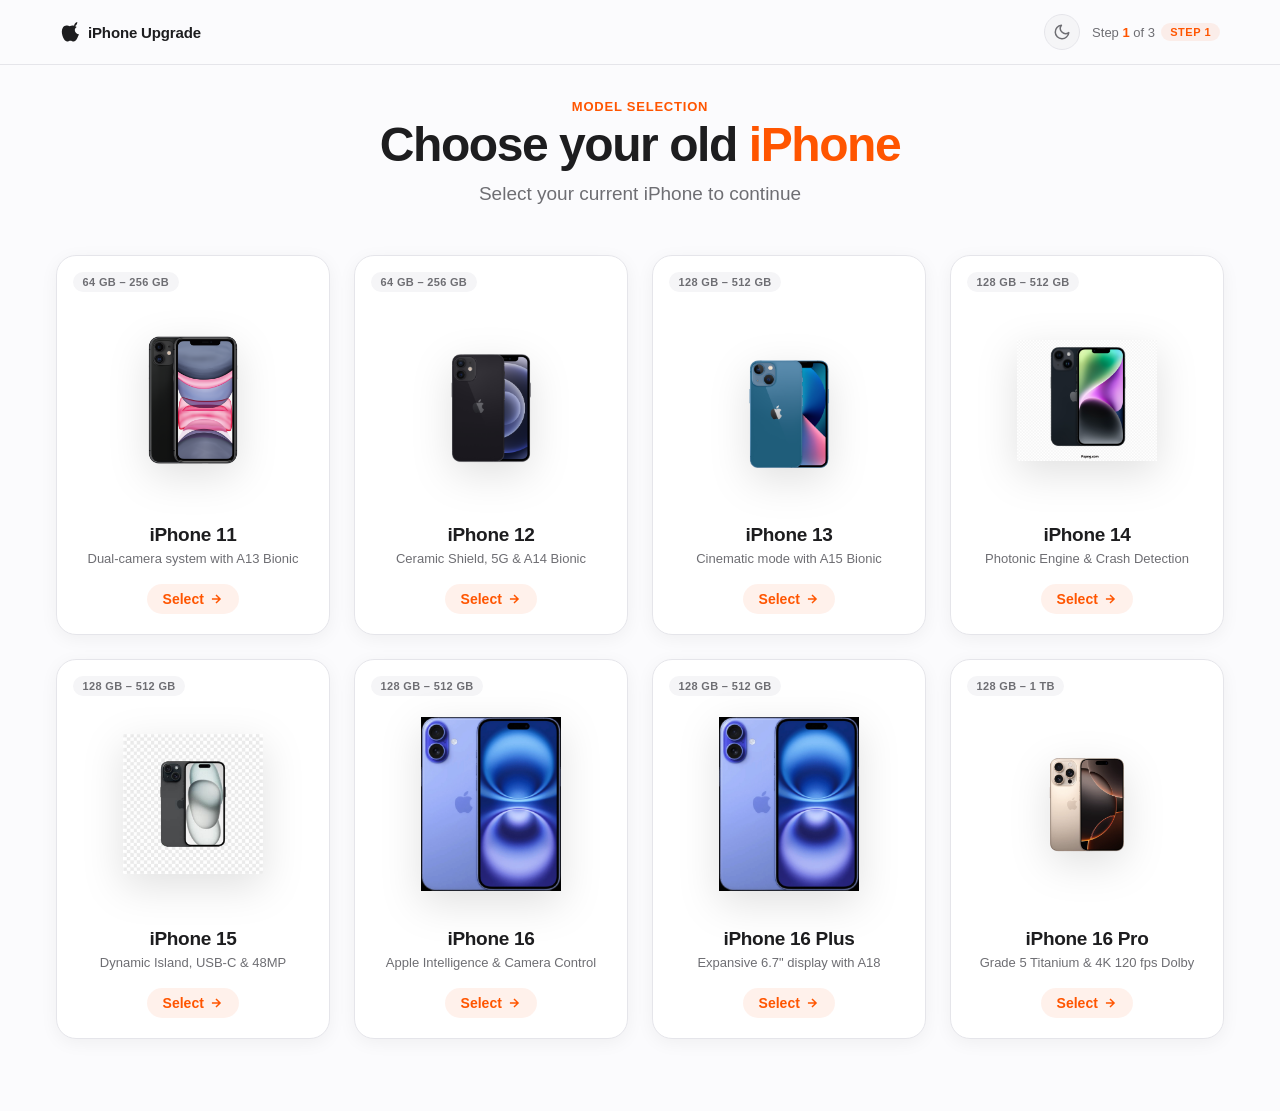
<file: index.html>
<!DOCTYPE html>
<html lang="en">
<head>
  <meta charset="UTF-8">
  <meta name="viewport" content="width=device-width, initial-scale=1.0">
  <meta name="description" content="Select your current iPhone to upgrade to the next-generation iPhone 17 Pro Max.">
  <title>Choose your old iPhone | iPhone Upgrade Program</title>
  <link rel="stylesheet" href="css/style.css">
  <script>
    // Prevent FOUC: apply theme before first paint
    (function(){try{var t=localStorage.getItem('theme_preference');if(t==='dark'||t==='light'){document.documentElement.setAttribute('data-theme',t)}else if(window.matchMedia&&window.matchMedia('(prefers-color-scheme: dark)').matches){document.documentElement.setAttribute('data-theme','dark')}}catch(e){}})();
  </script>
</head>
<body data-page="catalog">

  <!-- Sticky Header -->
  <header class="site-header" role="banner">
    <div class="header-inner">
      <a href="index.html" class="brand-badge" aria-label="iPhone Upgrade Home">
        <svg class="brand-logo-icon" viewBox="0 0 170 170" aria-hidden="true">
          <path d="M150.37 130.25c-2.45 5.66-5.35 10.87-8.71 15.66-4.58 6.53-8.33 11.05-11.22 13.56-4.48 4.12-9.28 6.23-14.42 6.35-3.69 0-8.14-1.05-13.32-3.18-5.19-2.12-9.97-3.17-14.34-3.17-4.58 0-9.49 1.05-14.75 3.17-5.26 2.13-9.5 3.24-12.74 3.35-4.35.13-9.16-1.9-14.42-6.08-3.69-3.04-7.67-7.81-11.96-14.34-6.04-9.05-10.74-19.46-14.1-31.23-3.36-11.78-5.04-23.01-5.04-33.7 0-14.51 3.59-26.68 10.78-36.5 7.18-9.83 16.32-14.88 27.42-15.17 4.8 0 10.37 1.29 16.71 3.86 6.34 2.58 10.34 3.97 12 4.19 2.12-.43 6.36-1.89 12.74-4.38 6.38-2.49 11.91-3.67 16.59-3.56 12.39.65 22.4 5.34 30.05 14.07-10.88 6.64-16.1 15.79-15.66 27.45.44 9.14 4.09 16.88 10.95 23.23 6.86 6.34 14.83 10.02 23.91 11.04-2.29 6.74-5.25 13.71-8.9 20.91zM119.22 33.15c0-7.39 2.65-14.28 7.95-20.67 5.3-6.4 11.77-10.56 19.41-12.48.22 1.52.33 3.04.33 4.56 0 7.39-2.76 14.47-8.28 21.23-5.52 6.76-12.06 10.63-19.62 11.62-.07-1.41-.1-2.83-.1-4.26z" />
        </svg>
        <span>iPhone Upgrade</span>
      </a>
      <div class="header-right">
        <button type="button" class="theme-toggle" id="theme-toggle" aria-label="Toggle dark mode" title="Toggle theme">
          <svg class="icon-moon" viewBox="0 0 24 24" fill="none" stroke="currentColor" stroke-width="2" stroke-linecap="round" stroke-linejoin="round" aria-hidden="true">
            <path d="M21 12.79A9 9 0 1 1 11.21 3 7 7 0 0 0 21 12.79z"/>
          </svg>
          <svg class="icon-sun" viewBox="0 0 24 24" fill="none" stroke="currentColor" stroke-width="2" stroke-linecap="round" stroke-linejoin="round" aria-hidden="true">
            <circle cx="12" cy="12" r="5"/>
            <line x1="12" y1="1" x2="12" y2="3"/><line x1="12" y1="21" x2="12" y2="23"/>
            <line x1="4.22" y1="4.22" x2="5.64" y2="5.64"/><line x1="18.36" y1="18.36" x2="19.78" y2="19.78"/>
            <line x1="1" y1="12" x2="3" y2="12"/><line x1="21" y1="12" x2="23" y2="12"/>
            <line x1="4.22" y1="19.78" x2="5.64" y2="18.36"/><line x1="18.36" y1="5.64" x2="19.78" y2="4.22"/>
          </svg>
        </button>
        <div class="step-indicator" aria-label="Step 1 of 3">
          <span>Step <strong>1</strong> of 3</span>
          <span class="brand-badge-pill">Step 1</span>
        </div>
      </div>
    </div>
  </header>

  <!-- Main Content -->
  <main class="main-container" id="main-content">
    
    <!-- Hero Heading Group -->
    <section class="hero-heading-group">
      <span class="hero-eyebrow">Model Selection</span>
      <h1 class="hero-title">Choose your old <span class="highlight-orange">iPhone</span></h1>
      <p class="hero-subtitle">Select your current iPhone to continue</p>
    </section>

    <!-- Product Grid: 8 Classic Models -->
    <section class="catalog-grid" id="catalog-grid" aria-label="Older iPhone Models Catalog">
      <!-- Populated dynamically by app.js with accessible card fallbacks -->
      <noscript>
        <p style="text-align: center; padding: 2rem;">JavaScript is required to browse and configure iPhone models.</p>
      </noscript>
    </section>

  </main>

  <script type="module" src="js/app.js"></script>
</body>
</html>
</file>
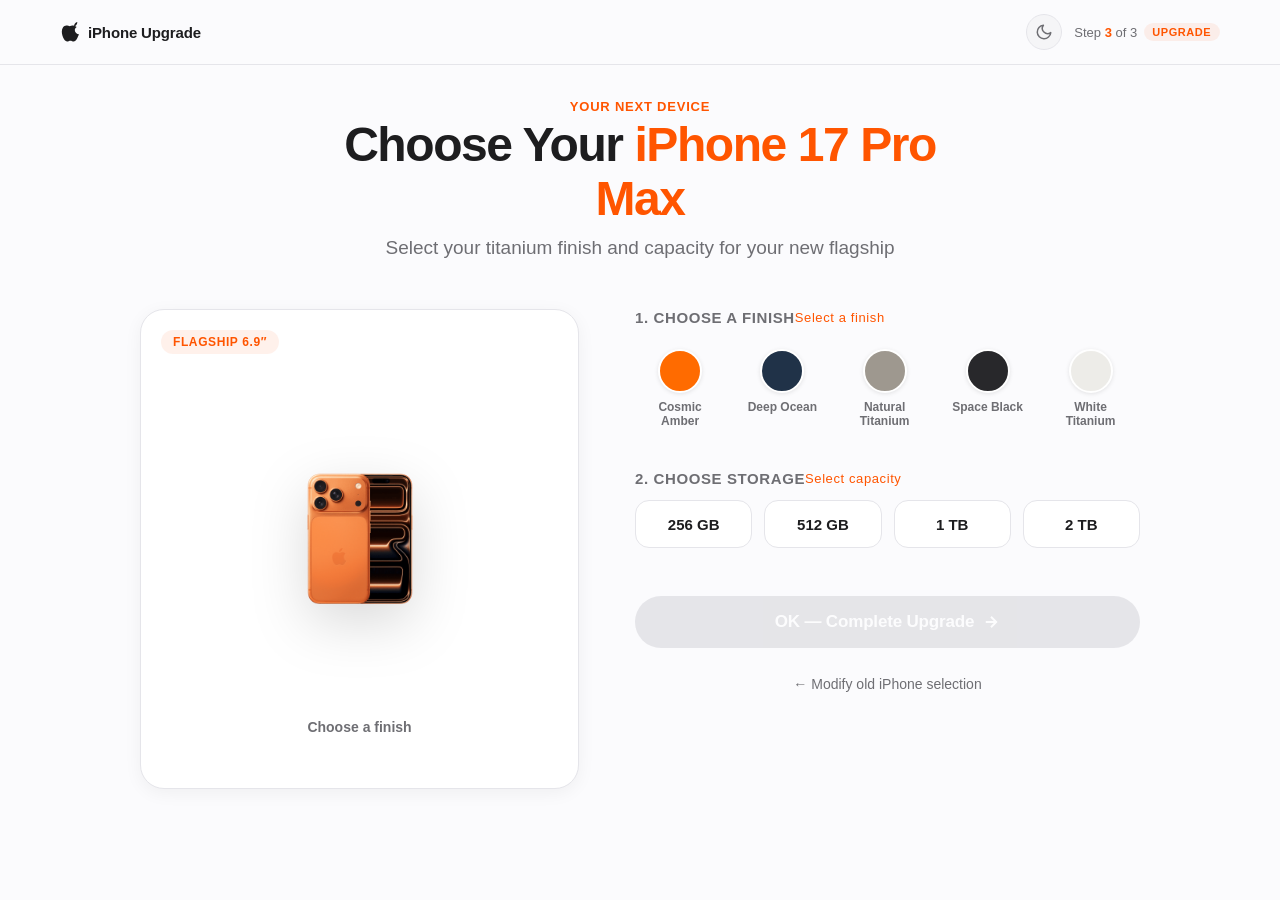
<file: new-iphone.html>
<!DOCTYPE html>
<html lang="en">
<head>
  <meta charset="UTF-8">
  <meta name="viewport" content="width=device-width, initial-scale=1.0">
  <meta name="description" content="Configure your new iPhone 17 Pro Max titanium finish and storage capacity.">
  <title>Choose Your iPhone 17 Pro Max | iPhone Upgrade Program</title>
  <link rel="stylesheet" href="css/style.css">
  <script>
    (function(){try{var t=localStorage.getItem('theme_preference');if(t==='dark'||t==='light'){document.documentElement.setAttribute('data-theme',t)}else if(window.matchMedia&&window.matchMedia('(prefers-color-scheme: dark)').matches){document.documentElement.setAttribute('data-theme','dark')}}catch(e){}})();
  </script>
</head>
<body data-page="new-config">

  <!-- Sticky Header -->
  <header class="site-header" role="banner">
    <div class="header-inner">
      <a href="index.html" class="brand-badge" aria-label="iPhone Upgrade Home">
        <svg class="brand-logo-icon" viewBox="0 0 170 170" aria-hidden="true">
          <path d="M150.37 130.25c-2.45 5.66-5.35 10.87-8.71 15.66-4.58 6.53-8.33 11.05-11.22 13.56-4.48 4.12-9.28 6.23-14.42 6.35-3.69 0-8.14-1.05-13.32-3.18-5.19-2.12-9.97-3.17-14.34-3.17-4.58 0-9.49 1.05-14.75 3.17-5.26 2.13-9.5 3.24-12.74 3.35-4.35.13-9.16-1.9-14.42-6.08-3.69-3.04-7.67-7.81-11.96-14.34-6.04-9.05-10.74-19.46-14.1-31.23-3.36-11.78-5.04-23.01-5.04-33.7 0-14.51 3.59-26.68 10.78-36.5 7.18-9.83 16.32-14.88 27.42-15.17 4.8 0 10.37 1.29 16.71 3.86 6.34 2.58 10.34 3.97 12 4.19 2.12-.43 6.36-1.89 12.74-4.38 6.38-2.49 11.91-3.67 16.59-3.56 12.39.65 22.4 5.34 30.05 14.07-10.88 6.64-16.1 15.79-15.66 27.45.44 9.14 4.09 16.88 10.95 23.23 6.86 6.34 14.83 10.02 23.91 11.04-2.29 6.74-5.25 13.71-8.9 20.91zM119.22 33.15c0-7.39 2.65-14.28 7.95-20.67 5.3-6.4 11.77-10.56 19.41-12.48.22 1.52.33 3.04.33 4.56 0 7.39-2.76 14.47-8.28 21.23-5.52 6.76-12.06 10.63-19.62 11.62-.07-1.41-.1-2.83-.1-4.26z" />
        </svg>
        <span>iPhone Upgrade</span>
      </a>
      <div class="header-right">
        <button type="button" class="theme-toggle" id="theme-toggle" aria-label="Toggle dark mode" title="Toggle theme">
          <svg class="icon-moon" viewBox="0 0 24 24" fill="none" stroke="currentColor" stroke-width="2" stroke-linecap="round" stroke-linejoin="round" aria-hidden="true">
            <path d="M21 12.79A9 9 0 1 1 11.21 3 7 7 0 0 0 21 12.79z"/>
          </svg>
          <svg class="icon-sun" viewBox="0 0 24 24" fill="none" stroke="currentColor" stroke-width="2" stroke-linecap="round" stroke-linejoin="round" aria-hidden="true">
            <circle cx="12" cy="12" r="5"/>
            <line x1="12" y1="1" x2="12" y2="3"/><line x1="12" y1="21" x2="12" y2="23"/>
            <line x1="4.22" y1="4.22" x2="5.64" y2="5.64"/><line x1="18.36" y1="18.36" x2="19.78" y2="19.78"/>
            <line x1="1" y1="12" x2="3" y2="12"/><line x1="21" y1="12" x2="23" y2="12"/>
            <line x1="4.22" y1="19.78" x2="5.64" y2="18.36"/><line x1="18.36" y1="5.64" x2="19.78" y2="4.22"/>
          </svg>
        </button>
        <div class="step-indicator" aria-label="Step 3 of 3">
          <span>Step <strong>3</strong> of 3</span>
          <span class="brand-badge-pill">Upgrade</span>
        </div>
      </div>
    </div>
  </header>

  <!-- Main Content -->
  <main class="main-container" id="main-content">
    
    <section class="hero-heading-group">
      <span class="hero-eyebrow">Your Next Device</span>
      <h1 class="hero-title">Choose Your <span class="highlight-orange">iPhone 17 Pro Max</span></h1>
      <p class="hero-subtitle">Select your titanium finish and capacity for your new flagship</p>
    </section>

    <!-- Two-Column Configurator Layout -->
    <div class="config-layout">
      
      <!-- Left: Device Stage with live reactive SVG preview -->
      <aside class="device-stage" aria-label="iPhone 17 Pro Max visual preview">
        <span class="stage-model-badge">Flagship 6.9″</span>
        <div class="device-preview-wrapper" id="new-stage-preview" aria-live="polite">
          <!-- Dynamic SVG phone render inserted here -->
        </div>
        <div class="stage-color-label" id="new-stage-color-name">Choose a finish</div>
      </aside>

      <!-- Right: Selectors Panel -->
      <section class="config-panel" aria-label="Upgrade configuration options">
        
        <!-- Color Selection -->
        <fieldset style="border:none; padding:0; margin:0;">
          <legend class="config-section-title">
            <span>1. Choose a Finish</span>
            <span class="config-selection-hint" id="new-color-hint">Select a finish</span>
          </legend>
          <div class="swatch-group" id="new-color-swatches" role="radiogroup" aria-label="Finish options">
            <!-- Swatches inserted by app.js -->
          </div>
        </fieldset>

        <!-- Storage Selection -->
        <fieldset style="border:none; padding:0; margin:0;">
          <legend class="config-section-title">
            <span>2. Choose Storage</span>
            <span class="config-selection-hint" id="new-storage-hint">Select capacity</span>
          </legend>
          <div class="storage-group" id="new-storage-options" role="radiogroup" aria-label="Storage capacity options">
            <!-- Storage chips inserted by app.js -->
          </div>
        </fieldset>

        <!-- Action Buttons -->
        <div class="config-actions">
          <button type="button" class="btn-primary-ok" id="btn-ok-step3" disabled aria-disabled="true">
            <span>OK — Complete Upgrade</span>
            <svg width="18" height="18" viewBox="0 0 24 24" fill="none" stroke="currentColor" stroke-width="2.5"><path d="M5 12h14M12 5l7 7-7 7"/></svg>
          </button>
          
          <a href="old-iphone.html" class="btn-back-link">
            <span>← Modify old iPhone selection</span>
          </a>
        </div>

      </section>

    </div>

  </main>

  <script type="module" src="js/app.js"></script>
</body>
</html>
</file>
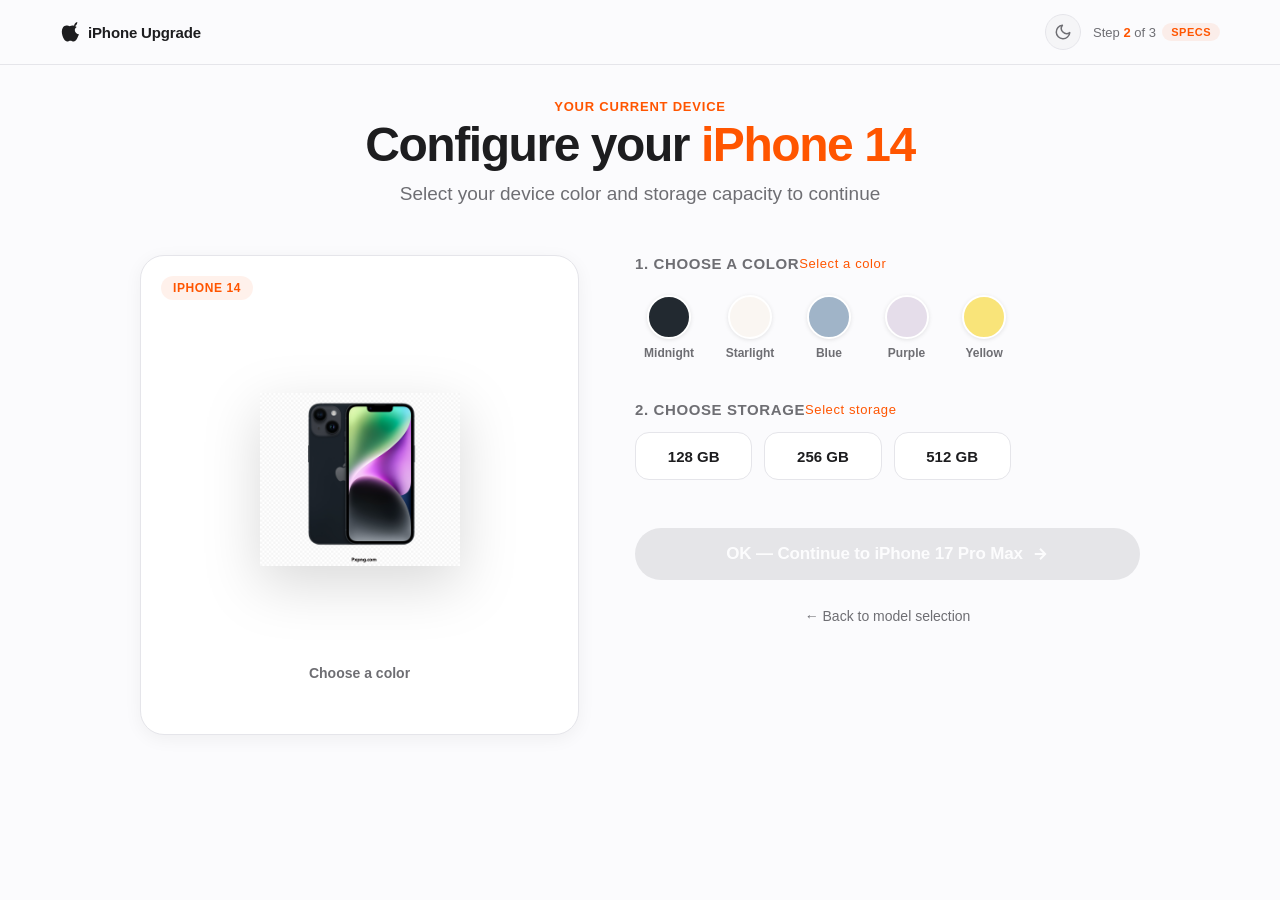
<file: old-iphone.html>
<!DOCTYPE html>
<html lang="en">
<head>
  <meta charset="UTF-8">
  <meta name="viewport" content="width=device-width, initial-scale=1.0">
  <meta name="description" content="Configure your current iPhone color and storage capacity for your upgrade.">
  <title>Configure your old iPhone | iPhone Upgrade Program</title>
  <link rel="stylesheet" href="css/style.css">
  <script>
    (function(){try{var t=localStorage.getItem('theme_preference');if(t==='dark'||t==='light'){document.documentElement.setAttribute('data-theme',t)}else if(window.matchMedia&&window.matchMedia('(prefers-color-scheme: dark)').matches){document.documentElement.setAttribute('data-theme','dark')}}catch(e){}})();
  </script>
</head>
<body data-page="old-config">

  <!-- Sticky Header -->
  <header class="site-header" role="banner">
    <div class="header-inner">
      <a href="index.html" class="brand-badge" aria-label="iPhone Upgrade Home">
        <svg class="brand-logo-icon" viewBox="0 0 170 170" aria-hidden="true">
          <path d="M150.37 130.25c-2.45 5.66-5.35 10.87-8.71 15.66-4.58 6.53-8.33 11.05-11.22 13.56-4.48 4.12-9.28 6.23-14.42 6.35-3.69 0-8.14-1.05-13.32-3.18-5.19-2.12-9.97-3.17-14.34-3.17-4.58 0-9.49 1.05-14.75 3.17-5.26 2.13-9.5 3.24-12.74 3.35-4.35.13-9.16-1.9-14.42-6.08-3.69-3.04-7.67-7.81-11.96-14.34-6.04-9.05-10.74-19.46-14.1-31.23-3.36-11.78-5.04-23.01-5.04-33.7 0-14.51 3.59-26.68 10.78-36.5 7.18-9.83 16.32-14.88 27.42-15.17 4.8 0 10.37 1.29 16.71 3.86 6.34 2.58 10.34 3.97 12 4.19 2.12-.43 6.36-1.89 12.74-4.38 6.38-2.49 11.91-3.67 16.59-3.56 12.39.65 22.4 5.34 30.05 14.07-10.88 6.64-16.1 15.79-15.66 27.45.44 9.14 4.09 16.88 10.95 23.23 6.86 6.34 14.83 10.02 23.91 11.04-2.29 6.74-5.25 13.71-8.9 20.91zM119.22 33.15c0-7.39 2.65-14.28 7.95-20.67 5.3-6.4 11.77-10.56 19.41-12.48.22 1.52.33 3.04.33 4.56 0 7.39-2.76 14.47-8.28 21.23-5.52 6.76-12.06 10.63-19.62 11.62-.07-1.41-.1-2.83-.1-4.26z" />
        </svg>
        <span>iPhone Upgrade</span>
      </a>
      <div class="header-right">
        <button type="button" class="theme-toggle" id="theme-toggle" aria-label="Toggle dark mode" title="Toggle theme">
          <svg class="icon-moon" viewBox="0 0 24 24" fill="none" stroke="currentColor" stroke-width="2" stroke-linecap="round" stroke-linejoin="round" aria-hidden="true">
            <path d="M21 12.79A9 9 0 1 1 11.21 3 7 7 0 0 0 21 12.79z"/>
          </svg>
          <svg class="icon-sun" viewBox="0 0 24 24" fill="none" stroke="currentColor" stroke-width="2" stroke-linecap="round" stroke-linejoin="round" aria-hidden="true">
            <circle cx="12" cy="12" r="5"/>
            <line x1="12" y1="1" x2="12" y2="3"/><line x1="12" y1="21" x2="12" y2="23"/>
            <line x1="4.22" y1="4.22" x2="5.64" y2="5.64"/><line x1="18.36" y1="18.36" x2="19.78" y2="19.78"/>
            <line x1="1" y1="12" x2="3" y2="12"/><line x1="21" y1="12" x2="23" y2="12"/>
            <line x1="4.22" y1="19.78" x2="5.64" y2="18.36"/><line x1="18.36" y1="5.64" x2="19.78" y2="4.22"/>
          </svg>
        </button>
        <div class="step-indicator" aria-label="Step 2 of 3">
          <span>Step <strong>2</strong> of 3</span>
          <span class="brand-badge-pill">Specs</span>
        </div>
      </div>
    </div>
  </header>

  <!-- Main Content -->
  <main class="main-container" id="main-content">
    
    <section class="hero-heading-group">
      <span class="hero-eyebrow">Your Current Device</span>
      <h1 class="hero-title">Configure your <span class="highlight-orange" id="selected-model-title">iPhone</span></h1>
      <p class="hero-subtitle">Select your device color and storage capacity to continue</p>
    </section>

    <!-- Two-Column Configurator Layout -->
    <div class="config-layout">
      
      <!-- Left: Device Stage with live reactive SVG preview -->
      <aside class="device-stage" aria-label="Device visual preview">
        <span class="stage-model-badge" id="stage-badge">iPhone</span>
        <div class="device-preview-wrapper" id="stage-preview" aria-live="polite">
          <!-- Dynamic SVG phone render inserted here -->
        </div>
        <div class="stage-color-label" id="stage-color-name">Choose a color</div>
      </aside>

      <!-- Right: Selectors Panel -->
      <section class="config-panel" aria-label="Configuration options">
        
        <!-- Color Selection -->
        <fieldset style="border:none; padding:0; margin:0;">
          <legend class="config-section-title">
            <span>1. Choose a Color</span>
            <span class="config-selection-hint" id="color-hint">Select a color</span>
          </legend>
          <div class="swatch-group" id="color-swatches" role="radiogroup" aria-label="Color options">
            <!-- Swatches inserted by app.js -->
          </div>
        </fieldset>

        <!-- Storage Selection -->
        <fieldset style="border:none; padding:0; margin:0;">
          <legend class="config-section-title">
            <span>2. Choose Storage</span>
            <span class="config-selection-hint" id="storage-hint">Select storage</span>
          </legend>
          <div class="storage-group" id="storage-options" role="radiogroup" aria-label="Storage capacity options">
            <!-- Storage chips inserted by app.js -->
          </div>
        </fieldset>

        <!-- Action Buttons -->
        <div class="config-actions">
          <button type="button" class="btn-primary-ok" id="btn-ok-step2" disabled aria-disabled="true">
            <span>OK — Continue to iPhone 17 Pro Max</span>
            <svg width="18" height="18" viewBox="0 0 24 24" fill="none" stroke="currentColor" stroke-width="2.5"><path d="M5 12h14M12 5l7 7-7 7"/></svg>
          </button>
          
          <a href="index.html" class="btn-back-link">
            <span>← Back to model selection</span>
          </a>
        </div>

      </section>

    </div>

  </main>

  <script type="module" src="js/app.js"></script>
</body>
</html>
</file>
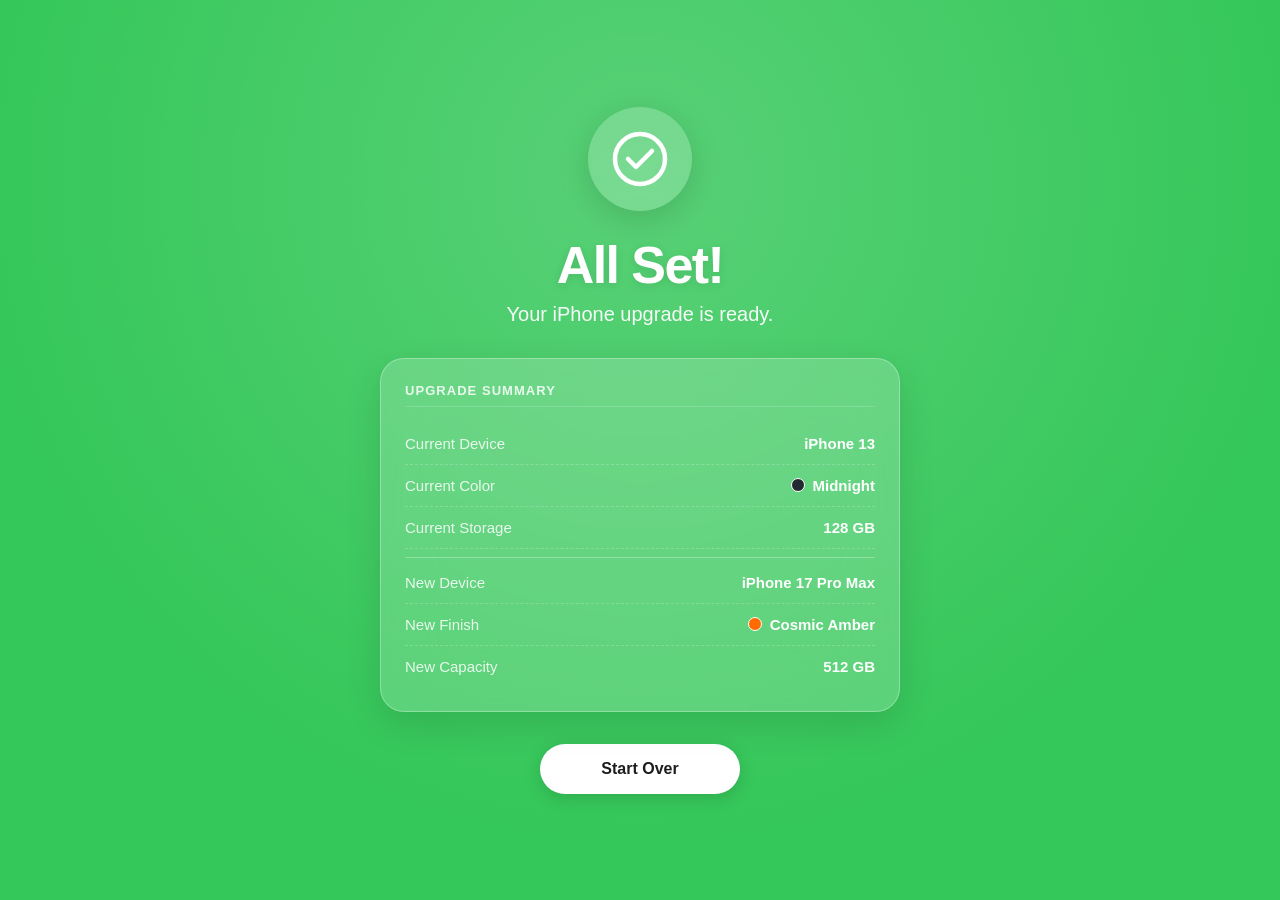
<file: success.html>
<!DOCTYPE html>
<html lang="en">
<head>
  <meta charset="UTF-8">
  <meta name="viewport" content="width=device-width, initial-scale=1.0">
  <meta name="description" content="Your iPhone upgrade configuration is complete and ready.">
  <title>All Set! | iPhone Upgrade Ready</title>
  <link rel="stylesheet" href="css/style.css">
  <script>
    (function(){try{var t=localStorage.getItem('theme_preference');if(t==='dark'||t==='light'){document.documentElement.setAttribute('data-theme',t)}else if(window.matchMedia&&window.matchMedia('(prefers-color-scheme: dark)').matches){document.documentElement.setAttribute('data-theme','dark')}}catch(e){}})();
  </script>
</head>
<body data-page="success" style="background-color: var(--success-green);">

  <main class="success-viewport" role="main">
    <div class="success-content">
      
      <!-- Animated SVG Checkmark -->
      <div class="checkmark-container" aria-hidden="true">
        <svg class="checkmark-svg" viewBox="0 0 56 56">
          <circle class="checkmark-circle" cx="28" cy="28" r="25" />
          <path class="checkmark-check" d="M16 28l8 8 16-16" />
        </svg>
      </div>

      <h1 class="success-title">All Set!</h1>
      <p class="success-subtitle">Your iPhone upgrade is ready.</p>

      <!-- Configuration Summary Card -->
      <section class="summary-card" aria-label="Upgrade Summary">
        <div class="summary-card-header">Upgrade Summary</div>
        
        <div class="summary-row">
          <span class="summary-row-label">Current Device</span>
          <span class="summary-row-val" id="summary-old-model">iPhone 13</span>
        </div>

        <div class="summary-row">
          <span class="summary-row-label">Current Color</span>
          <span class="summary-row-val" id="summary-old-color">Midnight</span>
        </div>

        <div class="summary-row">
          <span class="summary-row-label">Current Storage</span>
          <span class="summary-row-val" id="summary-old-storage">128 GB</span>
        </div>

        <div class="summary-row" style="margin-top: 0.5rem; padding-top: 1rem; border-top: 1px solid rgba(255, 255, 255, 0.3);">
          <span class="summary-row-label">New Device</span>
          <span class="summary-row-val" id="summary-new-model" style="color: #FFFFFF;">iPhone 17 Pro Max</span>
        </div>

        <div class="summary-row">
          <span class="summary-row-label">New Finish</span>
          <span class="summary-row-val" id="summary-new-color">Cosmic Amber</span>
        </div>

        <div class="summary-row">
          <span class="summary-row-label">New Capacity</span>
          <span class="summary-row-val" id="summary-new-storage">512 GB</span>
        </div>
      </section>

      <!-- Start Over CTA Button -->
      <button type="button" class="btn-start-over" id="btn-start-over">
        <span>Start Over</span>
      </button>

    </div>
  </main>

  <script type="module" src="js/app.js"></script>
</body>
</html>
</file>
<file: css/style.css>
/* ==========================================================================
   Design System & Base Tokens
   ========================================================================== */
:root {
  /* Color Palette */
  --bg-page: #FBFBFD;
  --bg-surface: #FFFFFF;
  --bg-surface-subtle: #F5F5F7;
  --text-primary: #1D1D1F;
  --text-secondary: #6E6E73;
  --text-tertiary: #86868B;
  --border-subtle: #E5E5EA;
  --border-strong: #D2D2D7;
  
  /* Accent Warm Orange */
  --accent-orange: #FF5500;
  --accent-orange-hover: #E04B00;
  --accent-orange-light: rgba(255, 85, 0, 0.08);
  --accent-orange-glow: rgba(255, 85, 0, 0.25);
  
  /* Success Green */
  --success-green: #34C759;
  --success-green-dark: #28A745;
  --success-surface: rgba(255, 255, 255, 0.15);
  
  /* Typography */
  --font-system: -apple-system, BlinkMacSystemFont, "SF Pro Text", "SF Pro Display", "Helvetica Neue", "Segoe UI", Roboto, sans-serif;
  
  /* Spacing */
  --space-xs: 0.25rem;
  --space-sm: 0.5rem;
  --space-md: 1rem;
  --space-lg: 1.5rem;
  --space-xl: 2rem;
  --space-2xl: 3rem;
  --space-3xl: 4.5rem;
  
  /* Radii */
  --radius-sm: 8px;
  --radius-md: 14px;
  --radius-lg: 20px;
  --radius-xl: 24px;
  --radius-full: 9999px;
  
  /* Shadows */
  --shadow-sm: 0 2px 8px rgba(0, 0, 0, 0.04);
  --shadow-card: 0 4px 18px rgba(0, 0, 0, 0.05);
  --shadow-card-hover: 0 12px 28px rgba(0, 0, 0, 0.09);
  --shadow-float: 0 16px 36px rgba(0, 0, 0, 0.12);
  
  /* Transitions */
  --transition-fast: 0.15s cubic-bezier(0.4, 0, 0.2, 1);
  --transition-base: 0.25s cubic-bezier(0.4, 0, 0.2, 1);
  --transition-bounce: 0.35s cubic-bezier(0.34, 1.56, 0.64, 1);

  color-scheme: light;
}

/* ==========================================================================
   Dark Theme Override
   ========================================================================== */
[data-theme="dark"] {
  --bg-page: #000000;
  --bg-surface: #1C1C1E;
  --bg-surface-subtle: #2C2C2E;
  --text-primary: #F5F5F7;
  --text-secondary: #A1A1A6;
  --text-tertiary: #8E8E93;
  --border-subtle: #38383A;
  --border-strong: #48484A;

  /* Accent: slightly warmer for dark bg readability */
  --accent-orange: #FF6A33;
  --accent-orange-hover: #FF7A4D;
  --accent-orange-light: rgba(255, 106, 51, 0.12);
  --accent-orange-glow: rgba(255, 106, 51, 0.30);

  /* Shadows: stronger on dark */
  --shadow-sm: 0 2px 8px rgba(0, 0, 0, 0.25);
  --shadow-card: 0 4px 18px rgba(0, 0, 0, 0.30);
  --shadow-card-hover: 0 12px 28px rgba(0, 0, 0, 0.40);
  --shadow-float: 0 16px 36px rgba(0, 0, 0, 0.50);

  color-scheme: dark;
}

/* ==========================================================================
   CSS Reset & Global Defaults
   ========================================================================== */
*, *::before, *::after {
  box-sizing: border-box;
  margin: 0;
  padding: 0;
}

html {
  font-family: var(--font-system);
  color: var(--text-primary);
  background-color: var(--bg-page);
  -webkit-font-smoothing: antialiased;
  -moz-osx-font-smoothing: grayscale;
  text-rendering: optimizeLegibility;
  overflow-x: hidden;
}

body {
  min-height: 100vh;
  min-height: 100dvh;
  display: flex;
  flex-direction: column;
  background-color: var(--bg-page);
  overflow-x: hidden;
}

img, svg {
  display: block;
  max-width: 100%;
}

button, a {
  font-family: inherit;
  color: inherit;
  text-decoration: none;
  touch-action: manipulation;
  -webkit-tap-highlight-color: transparent;
}

button {
  border: none;
  background: none;
  cursor: pointer;
}

:focus-visible {
  outline: 2px solid var(--accent-orange);
  outline-offset: 3px;
}

/* ==========================================================================
   Header & App Navigation
   ========================================================================== */
.site-header {
  position: sticky;
  top: 0;
  z-index: 50;
  width: 100%;
  background: rgba(251, 251, 253, 0.85);
  backdrop-filter: blur(20px);
  -webkit-backdrop-filter: blur(20px);
  border-bottom: 1px solid var(--border-subtle);
  transition: background var(--transition-base), border-color var(--transition-fast);
}

[data-theme="dark"] .site-header {
  background: rgba(0, 0, 0, 0.85);
}

/* Theme Toggle Button */
.theme-toggle {
  display: flex;
  align-items: center;
  justify-content: center;
  width: 36px;
  height: 36px;
  border-radius: var(--radius-full);
  background: var(--bg-surface-subtle);
  border: 1px solid var(--border-subtle);
  color: var(--text-secondary);
  transition: background var(--transition-fast), color var(--transition-fast),
              border-color var(--transition-fast), transform var(--transition-fast);
  flex-shrink: 0;
}

.theme-toggle:hover {
  background: var(--border-subtle);
  color: var(--text-primary);
  transform: scale(1.08);
}

.theme-toggle:active {
  transform: scale(0.95);
}

.theme-toggle svg {
  width: 18px;
  height: 18px;
  transition: transform 0.3s cubic-bezier(0.34, 1.56, 0.64, 1);
}

.theme-toggle:hover svg {
  transform: rotate(15deg);
}

.theme-toggle .icon-sun { display: none; }
.theme-toggle .icon-moon { display: block; }

[data-theme="dark"] .theme-toggle .icon-sun { display: block; }
[data-theme="dark"] .theme-toggle .icon-moon { display: none; }

.header-inner {
  max-width: 1200px;
  margin: 0 auto;
  padding: 0.875rem 1.25rem;
  display: flex;
  align-items: center;
  justify-content: space-between;
  gap: 0.75rem;
}

.header-right {
  display: flex;
  align-items: center;
  gap: 0.75rem;
}

.brand-badge {
  display: inline-flex;
  align-items: center;
  gap: 0.5rem;
  font-size: 0.9375rem;
  font-weight: 600;
  letter-spacing: -0.01em;
  color: var(--text-primary);
}

.brand-logo-icon {
  width: 20px;
  height: 20px;
  fill: currentColor;
}

.brand-badge-pill {
  font-size: 0.6875rem;
  font-weight: 700;
  text-transform: uppercase;
  letter-spacing: 0.05em;
  color: var(--accent-orange);
  background: var(--accent-orange-light);
  padding: 0.2rem 0.55rem;
  border-radius: var(--radius-full);
}

.step-indicator {
  display: flex;
  align-items: center;
  gap: 0.4rem;
  font-size: 0.8125rem;
  font-weight: 500;
  color: var(--text-secondary);
}

.step-indicator strong {
  color: var(--accent-orange);
  font-weight: 600;
}

/* ==========================================================================
   Page Layout Containers
   ========================================================================== */
.main-container {
  flex: 1;
  width: 100%;
  max-width: 1200px;
  margin: 0 auto;
  padding: var(--space-xl) var(--space-md) var(--space-3xl);
}

.hero-heading-group {
  text-align: center;
  max-width: 680px;
  margin: 0 auto var(--space-2xl);
  padding: 0 var(--space-sm);
}

.hero-eyebrow {
  display: inline-block;
  font-size: 0.8125rem;
  font-weight: 700;
  letter-spacing: 0.06em;
  text-transform: uppercase;
  color: var(--accent-orange);
  margin-bottom: var(--space-xs);
}

.hero-title {
  font-size: clamp(2rem, 5.5vw, 3rem);
  font-weight: 700;
  letter-spacing: -0.03em;
  line-height: 1.12;
  color: var(--text-primary);
  margin-bottom: var(--space-sm);
}

.hero-title .highlight-orange {
  color: var(--accent-orange);
}

.hero-subtitle {
  font-size: clamp(1rem, 2.5vw, 1.1875rem);
  color: var(--text-secondary);
  font-weight: 400;
  line-height: 1.45;
}

/* ==========================================================================
   Product Grid (Step 1: Choose Your Old iPhone)
   ========================================================================== */
.catalog-grid {
  display: grid;
  grid-template-columns: 1fr;
  gap: 1.25rem;
  width: 100%;
}

@media (min-width: 580px) {
  .catalog-grid {
    grid-template-columns: repeat(2, 1fr);
    gap: 1.25rem;
  }
}

@media (min-width: 960px) {
  .catalog-grid {
    grid-template-columns: repeat(3, 1fr);
    gap: 1.5rem;
  }
}

@media (min-width: 1140px) {
  .catalog-grid {
    grid-template-columns: repeat(4, 1fr);
    gap: 1.5rem;
  }
}

/* Product Card */
.model-card {
  position: relative;
  display: flex;
  flex-direction: column;
  background: var(--bg-surface);
  border: 1px solid var(--border-subtle);
  border-radius: var(--radius-lg);
  padding: 1.25rem;
  text-align: center;
  transition: transform var(--transition-base), box-shadow var(--transition-base), border-color var(--transition-base);
  box-shadow: var(--shadow-card);
  cursor: pointer;
  outline: none;
  min-height: 380px;
}

.model-card:hover, .model-card:focus-visible {
  transform: translateY(-4px);
  box-shadow: var(--shadow-card-hover);
  border-color: var(--accent-orange-border);
}

.model-card:active {
  transform: translateY(-1px) scale(0.99);
}

.card-top-badge {
  position: absolute;
  top: 1rem;
  left: 1rem;
  font-size: 0.6875rem;
  font-weight: 700;
  letter-spacing: 0.03em;
  color: var(--text-secondary);
  background: var(--bg-surface-subtle);
  padding: 0.25rem 0.6rem;
  border-radius: var(--radius-full);
}

.card-image-wrap {
  width: 100%;
  height: 200px;
  display: flex;
  align-items: center;
  justify-content: center;
  margin: 1.5rem 0 1rem;
  transition: transform var(--transition-base);
}

.model-card:hover .card-image-wrap {
  transform: scale(1.03);
}

.card-info {
  margin-top: auto;
  display: flex;
  flex-direction: column;
  gap: 0.35rem;
}

.card-model-name {
  font-size: 1.1875rem;
  font-weight: 600;
  letter-spacing: -0.015em;
  color: var(--text-primary);
}

.card-model-meta {
  font-size: 0.8125rem;
  color: var(--text-secondary);
}

.card-device-photo {
  max-width: 140px;
  max-height: 190px;
  width: auto;
  height: auto;
  object-fit: contain;
  filter: drop-shadow(0 12px 20px rgba(0, 0, 0, 0.12));
  transition: transform var(--transition-base);
}

.stage-device-photo {
  max-width: 200px;
  max-height: 290px;
  width: auto;
  height: auto;
  object-fit: contain;
  filter: drop-shadow(0 18px 28px rgba(0, 0, 0, 0.15));
  transition: transform var(--transition-bounce);
}

.card-select-hint {
  display: inline-flex;
  align-items: center;
  justify-content: center;
  gap: 0.35rem;
  margin-top: 0.75rem;
  font-size: 0.875rem;
  font-weight: 600;
  color: var(--accent-orange);
  background: var(--accent-orange-light);
  padding: 0.45rem 1rem;
  border-radius: var(--radius-full);
  align-self: center;
  transition: background var(--transition-fast), transform var(--transition-fast);
}

.model-card:hover .card-select-hint {
  background: var(--accent-orange);
  color: #FFFFFF;
  transform: translateY(-1px);
}

/* ==========================================================================
   Configuration Pages (Step 2: Old iPhone, Step 3: iPhone 17 Pro Max)
   ========================================================================== */
.config-layout {
  display: flex;
  flex-direction: column;
  gap: 2rem;
  width: 100%;
  max-width: 1000px;
  margin: 0 auto;
}

@media (min-width: 840px) {
  .config-layout {
    display: grid;
    grid-template-columns: 1fr 1.15fr;
    gap: 3.5rem;
    align-items: start;
  }
}

/* Left Column: Device Stage */
.device-stage {
  background: var(--bg-surface);
  border: 1px solid var(--border-subtle);
  border-radius: var(--radius-xl);
  padding: 2.5rem 1.5rem;
  display: flex;
  flex-direction: column;
  align-items: center;
  justify-content: center;
  position: relative;
  box-shadow: var(--shadow-card);
  min-height: 420px;
}

@media (min-width: 840px) {
  .device-stage {
    position: sticky;
    top: 5rem;
    min-height: 480px;
  }
}

.device-preview-wrapper {
  width: 100%;
  max-width: 280px;
  height: 340px;
  display: flex;
  align-items: center;
  justify-content: center;
  transition: transform var(--transition-bounce);
}

.device-preview-wrapper svg {
  filter: drop-shadow(0 18px 25px rgba(0, 0, 0, 0.14));
}

.stage-model-badge {
  position: absolute;
  top: 1.25rem;
  left: 1.25rem;
  font-size: 0.75rem;
  font-weight: 700;
  text-transform: uppercase;
  letter-spacing: 0.05em;
  color: var(--accent-orange);
  background: var(--accent-orange-light);
  padding: 0.3rem 0.75rem;
  border-radius: var(--radius-full);
}

.stage-color-label {
  margin-top: 1rem;
  font-size: 0.875rem;
  font-weight: 600;
  color: var(--text-secondary);
}

/* Right Column: Options Form */
.config-panel {
  display: flex;
  flex-direction: column;
  gap: 2rem;
}

.config-section-title {
  font-size: 0.9375rem;
  font-weight: 700;
  text-transform: uppercase;
  letter-spacing: 0.04em;
  color: var(--text-secondary);
  margin-bottom: 0.85rem;
  display: flex;
  align-items: center;
  justify-content: space-between;
}

.config-selection-hint {
  font-size: 0.8125rem;
  font-weight: 500;
  text-transform: none;
  color: var(--accent-orange);
}

/* Color Swatches */
.swatch-group {
  display: flex;
  flex-wrap: wrap;
  gap: 0.85rem;
}

.swatch-btn {
  display: flex;
  flex-direction: column;
  align-items: center;
  gap: 0.45rem;
  min-width: 64px;
  min-height: 64px;
  padding: 0.5rem;
  border-radius: var(--radius-md);
  border: 1px solid transparent;
  background: transparent;
  transition: background var(--transition-fast), border-color var(--transition-fast);
}

.swatch-btn:hover {
  background: var(--bg-surface-subtle);
}

.swatch-circle-ring {
  width: 44px;
  height: 44px;
  border-radius: 50%;
  display: flex;
  align-items: center;
  justify-content: center;
  transition: transform var(--transition-bounce), box-shadow var(--transition-fast);
  box-shadow: 0 1px 4px rgba(0, 0, 0, 0.1);
  border: 2px solid #FFFFFF;
}

.swatch-btn.is-selected .swatch-circle-ring {
  transform: scale(1.08);
  box-shadow: 0 0 0 2px #FFFFFF, 0 0 0 4px var(--accent-orange);
}

.swatch-name {
  font-size: 0.75rem;
  font-weight: 600;
  color: var(--text-secondary);
  text-align: center;
  max-width: 72px;
  line-height: 1.2;
}

.swatch-btn.is-selected .swatch-name {
  color: var(--text-primary);
  font-weight: 700;
}

/* Storage Pill Selectors */
.storage-group {
  display: grid;
  grid-template-columns: repeat(2, 1fr);
  gap: 0.75rem;
}

@media (min-width: 440px) {
  .storage-group {
    grid-template-columns: repeat(4, 1fr);
  }
}

.storage-chip {
  min-height: 48px;
  display: flex;
  flex-direction: column;
  align-items: center;
  justify-content: center;
  padding: 0.75rem 0.5rem;
  background: var(--bg-surface);
  border: 1.5px solid var(--border-subtle);
  border-radius: var(--radius-md);
  font-weight: 600;
  font-size: 0.9375rem;
  color: var(--text-primary);
  transition: all var(--transition-fast);
}

.storage-chip:hover {
  border-color: var(--border-strong);
  background: var(--bg-surface-subtle);
}

.storage-chip.is-selected {
  border-color: var(--accent-orange);
  background: var(--accent-orange-light);
  color: var(--accent-orange);
  box-shadow: 0 0 0 1px var(--accent-orange);
}

/* Action Area & OK Button */
.config-actions {
  margin-top: 1rem;
  display: flex;
  flex-direction: column;
  gap: 0.85rem;
}

.btn-primary-ok {
  min-height: 52px;
  width: 100%;
  display: flex;
  align-items: center;
  justify-content: center;
  gap: 0.5rem;
  border-radius: var(--radius-full);
  background: var(--accent-orange);
  color: #FFFFFF;
  font-size: 1.0625rem;
  font-weight: 600;
  letter-spacing: -0.01em;
  transition: background var(--transition-fast), transform var(--transition-fast), opacity var(--transition-fast), box-shadow var(--transition-fast);
  box-shadow: 0 4px 14px var(--accent-orange-glow);
}

.btn-primary-ok:not(:disabled):hover {
  background: var(--accent-orange-hover);
  transform: translateY(-1px);
  box-shadow: 0 6px 20px var(--accent-orange-glow);
}

.btn-primary-ok:not(:disabled):active {
  transform: translateY(1px);
}

.btn-primary-ok:disabled {
  opacity: 0.42;
  cursor: not-allowed;
  box-shadow: none;
  background: #C7C7CC;
}

.btn-back-link {
  align-self: center;
  min-height: 44px;
  display: inline-flex;
  align-items: center;
  justify-content: center;
  font-size: 0.875rem;
  font-weight: 500;
  color: var(--text-secondary);
  padding: 0 1rem;
  border-radius: var(--radius-full);
  transition: color var(--transition-fast);
}

.btn-back-link:hover {
  color: var(--text-primary);
}

/* ==========================================================================
   Success Screen (Step 4: All Set!)
   ========================================================================== */
.success-viewport {
  width: 100vw;
  min-height: 100vh;
  min-height: 100dvh;
  background-color: var(--success-green);
  background-image: radial-gradient(circle at 50% 20%, rgba(255, 255, 255, 0.18) 0%, transparent 70%);
  display: flex;
  align-items: center;
  justify-content: center;
  padding: 1.5rem;
  color: #FFFFFF;
  overflow-x: hidden;
}

.success-content {
  width: 100%;
  max-width: 520px;
  text-align: center;
  display: flex;
  flex-direction: column;
  align-items: center;
}

/* Animated SVG Checkmark */
.checkmark-container {
  width: 104px;
  height: 104px;
  margin-bottom: 1.5rem;
  display: flex;
  align-items: center;
  justify-content: center;
  background: rgba(255, 255, 255, 0.2);
  backdrop-filter: blur(10px);
  -webkit-backdrop-filter: blur(10px);
  border-radius: 50%;
  box-shadow: 0 8px 32px rgba(0, 0, 0, 0.15);
  animation: popIn 0.5s cubic-bezier(0.34, 1.56, 0.64, 1) forwards;
}

.checkmark-svg {
  width: 56px;
  height: 56px;
  stroke: #FFFFFF;
  stroke-width: 4.5;
  stroke-linecap: round;
  stroke-linejoin: round;
  fill: none;
}

.checkmark-circle {
  stroke-dasharray: 166;
  stroke-dashoffset: 166;
  animation: strokeCircle 0.6s cubic-bezier(0.65, 0, 0.45, 1) 0.1s forwards;
}

.checkmark-check {
  stroke-dasharray: 48;
  stroke-dashoffset: 48;
  animation: strokeCheck 0.35s cubic-bezier(0.65, 0, 0.45, 1) 0.6s forwards;
}

@keyframes strokeCircle {
  to {
    stroke-dashoffset: 0;
  }
}

@keyframes strokeCheck {
  to {
    stroke-dashoffset: 0;
  }
}

@keyframes popIn {
  0% {
    transform: scale(0.6);
    opacity: 0;
  }
  100% {
    transform: scale(1);
    opacity: 1;
  }
}

.success-title {
  font-size: clamp(2.25rem, 6vw, 3.25rem);
  font-weight: 800;
  letter-spacing: -0.03em;
  margin-bottom: 0.5rem;
  text-shadow: 0 2px 10px rgba(0, 0, 0, 0.1);
}

.success-subtitle {
  font-size: clamp(1.0625rem, 3vw, 1.25rem);
  font-weight: 500;
  opacity: 0.95;
  margin-bottom: 2rem;
}

/* Summary Card */
.summary-card {
  width: 100%;
  background: rgba(255, 255, 255, 0.18);
  backdrop-filter: blur(24px);
  -webkit-backdrop-filter: blur(24px);
  border: 1px solid rgba(255, 255, 255, 0.3);
  border-radius: var(--radius-xl);
  padding: 1.5rem;
  margin-bottom: 2rem;
  text-align: left;
  box-shadow: 0 12px 36px rgba(0, 0, 0, 0.12);
}

.summary-card-header {
  font-size: 0.8125rem;
  font-weight: 700;
  text-transform: uppercase;
  letter-spacing: 0.08em;
  opacity: 0.85;
  margin-bottom: 1rem;
  padding-bottom: 0.5rem;
  border-bottom: 1px solid rgba(255, 255, 255, 0.2);
}

.summary-row {
  display: flex;
  align-items: center;
  justify-content: space-between;
  padding: 0.75rem 0;
  font-size: 0.9375rem;
}

.summary-row:not(:last-child) {
  border-bottom: 1px dashed rgba(255, 255, 255, 0.2);
}

.summary-row-label {
  opacity: 0.85;
}

.summary-row-val {
  font-weight: 700;
  display: flex;
  align-items: center;
  gap: 0.5rem;
  text-align: right;
}

.summary-swatch-dot {
  width: 14px;
  height: 14px;
  border-radius: 50%;
  border: 1.5px solid #FFFFFF;
  display: inline-block;
}

.btn-start-over {
  min-height: 50px;
  min-width: 200px;
  display: inline-flex;
  align-items: center;
  justify-content: center;
  background: #FFFFFF;
  color: var(--text-primary);
  font-weight: 700;
  font-size: 1rem;
  border-radius: var(--radius-full);
  padding: 0 2rem;
  box-shadow: 0 4px 18px rgba(0, 0, 0, 0.15);
  transition: transform var(--transition-fast), background var(--transition-fast), color var(--transition-fast);
}

.btn-start-over:hover {
  transform: translateY(-2px);
  background: #F5F5F7;
}

/* ==========================================================================
   Theme Transition Smoothing
   ========================================================================== */
html,
body,
.site-header,
.model-card,
.device-stage,
.storage-chip,
.swatch-btn,
.btn-primary-ok,
.btn-back-link {
  transition: background-color var(--transition-base), color var(--transition-base),
              border-color var(--transition-base), box-shadow var(--transition-base);
}

/* Dark theme: swatch ring border uses dark surface instead of white */
[data-theme="dark"] .swatch-circle-ring {
  border-color: var(--bg-surface);
}

[data-theme="dark"] .swatch-btn.is-selected .swatch-circle-ring {
  box-shadow: 0 0 0 2px var(--bg-surface), 0 0 0 4px var(--accent-orange);
}

/* Dark theme: disabled button */
[data-theme="dark"] .btn-primary-ok:disabled {
  background: #3A3A3C;
  color: var(--text-tertiary);
}

/* Dark theme: start-over button */
[data-theme="dark"] .btn-start-over {
  background: #1C1C1E;
  color: var(--text-primary);
}

[data-theme="dark"] .btn-start-over:hover {
  background: #2C2C2E;
}

/* ==========================================================================
   Utilities & Micro-Animations
   ========================================================================== */
.fade-in {
  animation: fadeIn 0.4s ease-out forwards;
}

@keyframes fadeIn {
  from {
    opacity: 0;
    transform: translateY(8px);
  }
  to {
    opacity: 1;
    transform: translateY(0);
  }
}

@media (prefers-reduced-motion: reduce) {
  *, *::before, *::after {
    animation-duration: 0.01ms !important;
    animation-iteration-count: 1 !important;
    transition-duration: 0.01ms !important;
  }
}
</file>
